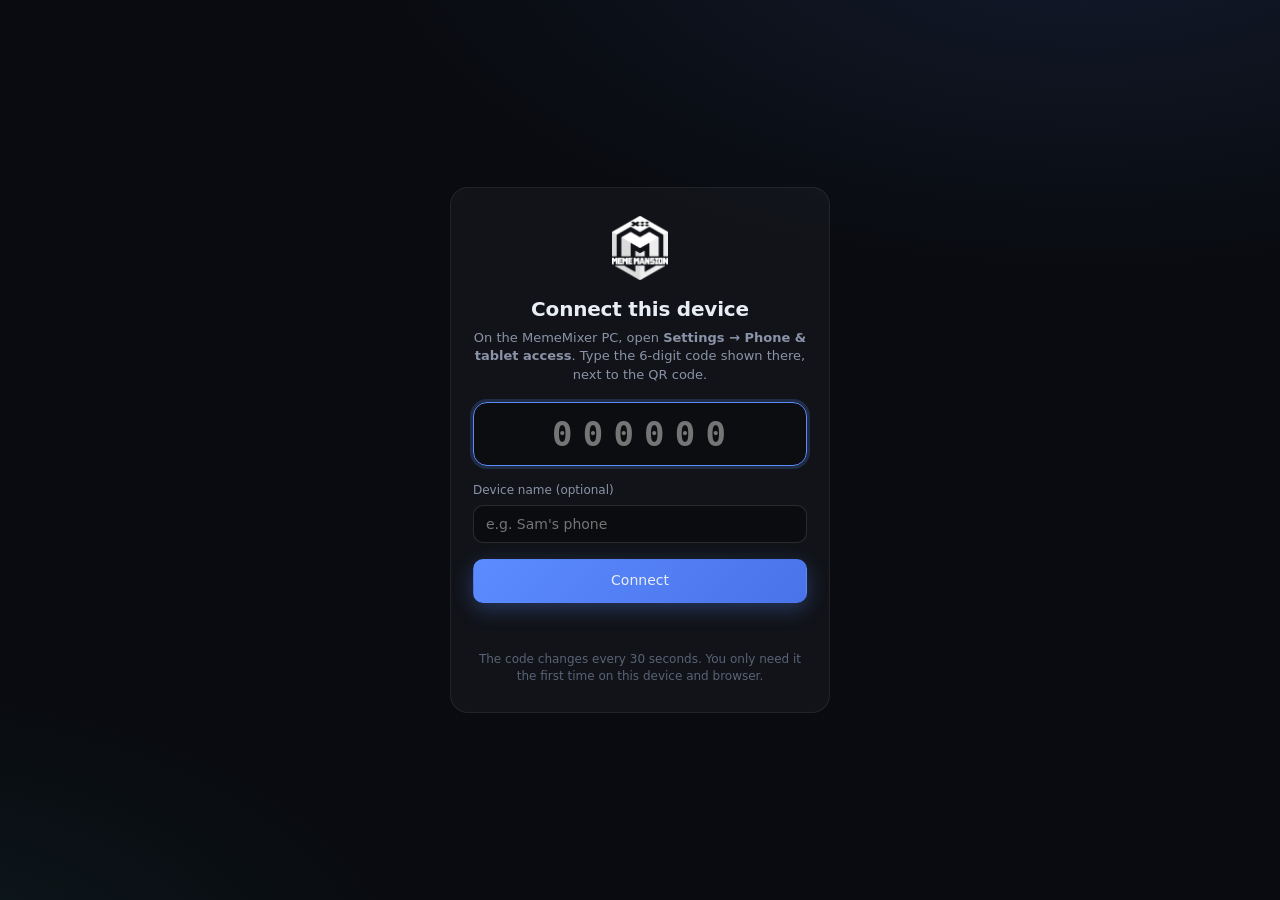
<file: public/pair.html>
<!doctype html>
<html lang="en">
<head>
  <meta charset="utf-8">
  <meta name="viewport" content="width=device-width, initial-scale=1">
  <title>MemeMixer · Connect this device</title>
  <link rel="stylesheet" href="style.css">
  <link rel="icon" type="image/png" href="logo.png">
  <link rel="apple-touch-icon" href="logo.png">
  <meta name="theme-color" content="#090b10">
</head>
<body class="pair-page">
  <main class="pair-card">
    <img class="pair-logo" src="logo.png" alt="MemeMixer logo">
    <h1>Connect this device</h1>
    <p class="pair-hint">On the MemeMixer PC, open <b>Settings → Phone &amp; tablet access</b>. Type the 6-digit code shown there, next to the QR code.</p>
    <form id="pairForm" autocomplete="off">
      <input id="code" class="pair-code" inputmode="numeric" pattern="[0-9]*" maxlength="7" autocomplete="one-time-code" placeholder="000000" aria-label="6-digit code" autofocus>
      <label class="pair-label" for="name">Device name (optional)</label>
      <input id="name" class="input" maxlength="40" placeholder="e.g. Sam's phone">
      <button class="btn primary pair-btn" id="go" type="submit">Connect</button>
    </form>
    <p class="pair-msg" id="msg" role="status"></p>
    <p class="pair-foot">The code changes every 30 seconds. You only need it the first time on this device and browser.</p>
  </main>
  <script src="pair.js"></script>
</body>
</html>
</file>
<file: public/style.css>
:root {
  --bg: #090b10;
  --bg-2: #0e1118;
  --panel: rgba(255, 255, 255, 0.035);
  --panel-2: rgba(255, 255, 255, 0.06);
  --line: rgba(255, 255, 255, 0.07);
  --line-2: rgba(255, 255, 255, 0.12);
  --text: #e9edf5;
  --muted: #8a93a8;
  --faint: #596377;
  --accent: #5b8cff;
  --accent-2: #42d6c4;
  --accent-grad: linear-gradient(180deg, #42d6c4 0%, #5b8cff 100%);
  --red: #ff4d61;
  --amber: #ffb547;
  --green: #2fe39a;
  --radius: 18px;
  --thumb-h: 30px;
  --fader-h: clamp(220px, calc(100vh - 380px), 520px);
  --font: 'Inter', 'Segoe UI Variable Text', 'Segoe UI', system-ui, sans-serif;
  --mono: 'JetBrains Mono', 'Cascadia Mono', Consolas, monospace;
  color-scheme: dark;
}

* { box-sizing: border-box; }
html, body { margin: 0; height: 100%; overscroll-behavior-y: none; /* no pull-to-refresh while using faders */ }
body {
  background:
    radial-gradient(1200px 600px at 85% -10%, rgba(91, 140, 255, 0.12), transparent 60%),
    radial-gradient(900px 500px at -10% 110%, rgba(66, 214, 196, 0.08), transparent 60%),
    var(--bg);
  color: var(--text);
  font: 14px/1.4 var(--font);
  -webkit-font-smoothing: antialiased;
  overflow: hidden;
}
button, input, select { font: inherit; color: inherit; }
button { cursor: pointer; }
::selection { background: rgba(91, 140, 255, 0.35); }

.app { display: grid; grid-template-columns: 248px 1fr; height: 100vh; }

/* ---------------------------------------------------------------- sidebar */
.sidebar {
  display: flex; flex-direction: column; gap: 8px;
  padding: 22px 14px 16px;
  background: rgba(10, 12, 18, 0.7);
  border-right: 1px solid var(--line);
  backdrop-filter: blur(20px);
  overflow-y: auto;
}
.brand { display: flex; align-items: center; gap: 12px; padding: 0 8px 18px; }
.logo {
  width: 40px; height: 46px; flex: none; object-fit: contain;
  filter: drop-shadow(0 4px 14px rgba(91, 140, 255, 0.35));
}
.brand-name { font-weight: 700; letter-spacing: -0.01em; font-size: 15px; }
.brand-sub { color: var(--muted); font-size: 12px; }
body.demo .brand-sub { color: #ffb547; font-weight: 600; }
body.demo .conn .dot { background: #ffb547; box-shadow: 0 0 10px rgba(255, 181, 71, 0.7); }
body.demo .conn-text { color: #ffb547; }

.nav-group { margin-top: 10px; }
.nav-label {
  color: var(--faint); font-size: 11px; font-weight: 600; letter-spacing: 0.08em;
  text-transform: uppercase; padding: 6px 10px;
}
.nav-item {
  display: flex; align-items: center; gap: 10px; width: 100%;
  padding: 9px 10px; border: 0; border-radius: 11px; background: transparent;
  color: var(--muted); text-align: left; transition: background 0.15s, color 0.15s;
}
.nav-item:hover { background: var(--panel); color: var(--text); }
.nav-item.active { background: var(--panel-2); color: var(--text); box-shadow: inset 0 0 0 1px var(--line); }
.nav-item.active .nav-icon { color: var(--accent-2); }
.nav-icon { width: 18px; height: 18px; flex: none; }
.nav-title { flex: 1; font-weight: 500; }
.nav-meta { font: 500 11px var(--mono); color: var(--faint); display: flex; align-items: center; gap: 6px; }
.nav-meta .mdot { width: 6px; height: 6px; border-radius: 50%; background: var(--red); box-shadow: 0 0 8px var(--red); }

.conn {
  margin-top: auto; display: flex; align-items: center; gap: 10px;
  padding: 11px 12px; border-radius: 12px; background: var(--panel); border: 1px solid var(--line);
  font-size: 12px; color: var(--muted);
}
.conn .dot { width: 8px; height: 8px; border-radius: 50%; background: var(--red); box-shadow: 0 0 10px var(--red); flex: none; }
.conn.ready .dot { background: var(--green); box-shadow: 0 0 10px var(--green); }
.conn.connecting .dot { background: var(--amber); box-shadow: 0 0 10px var(--amber); animation: pulse 1.2s infinite; }
@keyframes pulse { 50% { opacity: 0.35; } }

/* ---------------------------------------------------------------- main */
.main { display: flex; flex-direction: column; min-width: 0; height: 100vh; }
.page-head {
  display: flex; align-items: flex-end; justify-content: space-between; gap: 16px;
  padding: 26px 32px 18px;
}
.page-head h1 { margin: 0; font-size: 26px; font-weight: 700; letter-spacing: -0.02em; }
.page-sub { color: var(--muted); margin-top: 4px; font-size: 13px; }
.head-actions { display: flex; gap: 8px; flex-wrap: wrap; }
.page { flex: 1; overflow: auto; padding: 4px 32px 32px; }

.banner {
  margin: 0 32px 14px; padding: 11px 16px; border-radius: 12px;
  background: rgba(255, 181, 71, 0.09); border: 1px solid rgba(255, 181, 71, 0.25); color: #ffd79a; font-size: 13px;
}
.banner a { color: #fff; }

/* ---------------------------------------------------------------- buttons */
.btn {
  display: inline-flex; align-items: center; justify-content: center; gap: 8px;
  height: 36px; padding: 0 14px; border-radius: 10px;
  background: var(--panel-2); border: 1px solid var(--line-2); color: var(--text); font-weight: 500;
  transition: background 0.15s, border-color 0.15s, transform 0.05s;
  white-space: nowrap;
}
a.btn { text-decoration: none; font-size: 13.5px; }
.btn:hover { background: rgba(255, 255, 255, 0.1); }
.btn:active { transform: translateY(1px); }
.btn.primary { background: linear-gradient(135deg, #5b8cff, #4a73e8); border-color: transparent; box-shadow: 0 6px 20px rgba(91, 140, 255, 0.3); }
.btn.primary:hover { filter: brightness(1.08); }
.btn.danger { color: #ffb3bc; border-color: rgba(255, 77, 97, 0.35); background: rgba(255, 77, 97, 0.1); }
.btn.danger.on, .btn.danger:hover { background: rgba(255, 77, 97, 0.22); }
.btn.sm { height: 30px; padding: 0 10px; font-size: 12px; border-radius: 8px; }
.btn.ghost { background: transparent; }
.btn:disabled { opacity: 0.45; cursor: default; }

/* ---------------------------------------------------------------- strips */
.mixer { display: flex; gap: 22px; align-items: stretch; min-height: 100%; }
.strips {
  display: flex; gap: 10px; padding: 16px; border-radius: var(--radius);
  background: var(--panel); border: 1px solid var(--line);
  overflow-x: auto;
}
.group-label {
  font-size: 11px; font-weight: 600; letter-spacing: 0.08em; text-transform: uppercase; color: var(--faint);
  margin: 0 0 8px 4px;
}
.mix-col { display: flex; flex-direction: column; min-width: 0; }
.master-panel {
  padding: 16px; border-radius: var(--radius);
  background: linear-gradient(180deg, rgba(91, 140, 255, 0.10), rgba(66, 214, 196, 0.04));
  border: 1px solid rgba(91, 140, 255, 0.25);
  box-shadow: 0 20px 50px rgba(0, 0, 0, 0.35);
}

.strip {
  width: 96px; flex: none; display: flex; flex-direction: column; align-items: center; gap: 10px;
  padding: 12px 6px 10px; border-radius: 14px;
  background: linear-gradient(180deg, rgba(255, 255, 255, 0.04), rgba(255, 255, 255, 0.01));
  border: 1px solid var(--line);
  transition: border-color 0.2s, background 0.2s;
}
.strip.active { border-color: rgba(91, 140, 255, 0.45); }
.strip.master { width: 120px; background: transparent; border: 0; padding-top: 4px; }
.strip-head { text-align: center; min-height: 34px; }
.strip-name { font-weight: 600; font-size: 13px; letter-spacing: -0.01em; }
.strip-sub { font-size: 10.5px; color: var(--faint); text-transform: uppercase; letter-spacing: 0.08em; margin-top: 2px; display: flex; gap: 6px; justify-content: center; align-items: center; }

.readout-wrap {
  display: flex; align-items: baseline; justify-content: center; gap: 3px;
  width: 100%; padding: 6px 4px; border-radius: 9px;
  background: rgba(0, 0, 0, 0.35); border: 1px solid var(--line);
  transition: border-color 0.15s, box-shadow 0.15s;
}
.readout-wrap:focus-within { border-color: var(--accent); box-shadow: 0 0 0 3px rgba(91, 140, 255, 0.2); }
.readout {
  width: 52px; border: 0; outline: 0; background: transparent; text-align: right;
  font: 500 13px var(--mono); color: var(--text); padding: 0;
}
.unit { font-size: 10px; color: var(--faint); font-weight: 500; }

.fader-area { display: flex; gap: 6px; height: var(--fader-h); align-items: stretch; }
.scale { position: relative; width: 22px; margin: calc(var(--thumb-h) / 2) 0; }
.scale span {
  position: absolute; right: 0; transform: translateY(50%);
  font: 500 9px var(--mono); color: var(--faint); white-space: nowrap;
}
.scale span::after { content: ''; display: inline-block; width: 4px; height: 1px; background: var(--faint); margin-left: 3px; vertical-align: middle; opacity: 0.6; }

.fader { position: relative; width: 40px; outline: none; touch-action: pan-x pan-y; cursor: ns-resize; -webkit-touch-callout: none; -webkit-user-select: none; user-select: none; }
.track {
  position: absolute; left: 50%; transform: translateX(-50%); width: 6px;
  top: calc(var(--thumb-h) / 2); bottom: calc(var(--thumb-h) / 2);
  border-radius: 6px; background: #161a23; box-shadow: inset 0 1px 3px rgba(0, 0, 0, 0.6);
  overflow: hidden;
}
.fill { position: absolute; left: 0; right: 0; bottom: 0; height: calc(var(--pos, 0) * 100%); background: var(--accent-grad); opacity: 0.9; }
.strip.muted .fill { background: #3b4150; }
.thumb {
  position: absolute; left: 0; right: 0; height: var(--thumb-h);
  top: calc((1 - var(--pos, 0)) * (100% - var(--thumb-h)));
  border-radius: 9px;
  background: linear-gradient(180deg, #2f3542, #1b1f28 55%, #151922);
  border: 1px solid rgba(255, 255, 255, 0.14);
  box-shadow: 0 6px 14px rgba(0, 0, 0, 0.55), inset 0 1px 0 rgba(255, 255, 255, 0.08);
  display: flex; align-items: center; justify-content: center;
  transition: border-color 0.15s, box-shadow 0.15s;
}
.thumb span { width: 60%; height: 2px; border-radius: 2px; background: #fff; opacity: 0.85; box-shadow: 0 0 8px rgba(91, 140, 255, 0.8); }
.fader:focus-visible .thumb, .strip.active .thumb { border-color: rgba(91, 140, 255, 0.7); box-shadow: 0 6px 18px rgba(91, 140, 255, 0.3), inset 0 1px 0 rgba(255, 255, 255, 0.1); }
.strip.unknown .thumb { opacity: 0.35; }
.strip.unknown .readout { color: var(--faint); }

.meters { display: flex; gap: 3px; margin: calc(var(--thumb-h) / 2) 0; }
.meter {
  position: relative; width: 6px; border-radius: 3px; overflow: hidden;
  background: var(--meter-grad);
}
.meter .cover { position: absolute; left: 0; right: 0; top: 0; height: 100%; background: #12151d; transition: height 0.06s linear; }
.meter .peak { position: absolute; left: 0; right: 0; height: 2px; bottom: 0; background: #fff; opacity: 0; }
.meter.gr { background: linear-gradient(180deg, #ffb547, #ff7a45); }
.meter.gr .cover { top: auto; bottom: 0; }

.mute {
  width: 100%; height: 34px; border-radius: 10px;
  background: rgba(255, 255, 255, 0.04); border: 1px solid var(--line-2);
  font-size: 11px; font-weight: 700; letter-spacing: 0.1em; color: var(--muted);
  transition: all 0.15s;
}
.mute:hover { color: var(--text); border-color: rgba(255, 77, 97, 0.5); }
.mute.on {
  background: linear-gradient(180deg, #ff5a6d, #e23a4f); border-color: transparent; color: #fff;
  box-shadow: 0 0 18px rgba(255, 77, 97, 0.45), inset 0 1px 0 rgba(255, 255, 255, 0.25);
}
.mute:disabled { opacity: 0.35; cursor: default; }

.link-chip {
  border: 1px solid var(--line-2); background: transparent; border-radius: 6px; height: 18px; padding: 0 5px;
  font-size: 9.5px; letter-spacing: 0.06em; color: var(--faint); display: inline-flex; align-items: center; gap: 3px;
}
.link-chip.on { color: var(--accent-2); border-color: rgba(66, 214, 196, 0.45); background: rgba(66, 214, 196, 0.08); }

/* ---------------------------------------------------------------- cards */
.grid { display: grid; gap: 18px; grid-template-columns: repeat(auto-fill, minmax(340px, 1fr)); align-items: start; }
.card {
  padding: 20px; border-radius: var(--radius); background: var(--panel); border: 1px solid var(--line);
}
.card.wide { grid-column: 1 / -1; }
.card h2 { margin: 0 0 4px; font-size: 15px; font-weight: 600; letter-spacing: -0.01em; display: flex; align-items: center; gap: 8px; }
.card .hint { color: var(--muted); font-size: 12.5px; margin: 0 0 16px; }
.row { display: flex; gap: 10px; align-items: center; flex-wrap: wrap; }
.row + .row { margin-top: 10px; }
.field { display: flex; flex-direction: column; gap: 6px; flex: 1; min-width: 140px; }
.field label { font-size: 11.5px; color: var(--muted); font-weight: 500; }
.input, select.input {
  height: 38px; padding: 0 12px; border-radius: 10px; outline: 0;
  background: rgba(0, 0, 0, 0.35); border: 1px solid var(--line-2); color: var(--text);
  transition: border-color 0.15s, box-shadow 0.15s; width: 100%;
}
.input:focus { border-color: var(--accent); box-shadow: 0 0 0 3px rgba(91, 140, 255, 0.2); }
.input.mono { font-family: var(--mono); font-size: 13px; }
.input.bad { border-color: rgba(255, 181, 71, 0.6); }

.list { display: flex; flex-direction: column; gap: 8px; }
.list-item {
  display: flex; align-items: center; gap: 10px; padding: 10px 12px; border-radius: 12px;
  background: rgba(0, 0, 0, 0.25); border: 1px solid var(--line);
}
.list-item .grow { flex: 1; min-width: 0; overflow: hidden; text-overflow: ellipsis; white-space: nowrap; }
.list-item .meta { color: var(--faint); font-size: 12px; }
.empty { color: var(--faint); font-size: 13px; padding: 8px 2px; }

/* gate page */
.gate-layout { display: grid; grid-template-columns: auto 1fr; gap: 18px; align-items: start; }
.param { display: flex; flex-direction: column; gap: 10px; }
.param + .param { margin-top: 22px; }
.param-top { display: flex; justify-content: space-between; align-items: center; }
.param-name { font-weight: 600; }
.param .readout-wrap { width: auto; padding: 6px 10px; }
.param .readout { width: 72px; }
.slider { -webkit-appearance: none; appearance: none; width: 100%; height: 6px; border-radius: 6px; background: #161a23; outline: none; }
.slider::-webkit-slider-runnable-track { height: 6px; border-radius: 6px; background: linear-gradient(90deg, #42d6c4, #5b8cff) 0 / var(--p, 0%) 100% no-repeat, #161a23; }
.slider::-webkit-slider-thumb {
  -webkit-appearance: none; width: 20px; height: 20px; border-radius: 50%; margin-top: -7px;
  background: #e9edf5; border: 0; box-shadow: 0 2px 10px rgba(0, 0, 0, 0.5), 0 0 0 4px rgba(91, 140, 255, 0.25);
}
.slider::-moz-range-track { height: 6px; border-radius: 6px; background: #161a23; }
.slider::-moz-range-progress { height: 6px; border-radius: 6px; background: linear-gradient(90deg, #42d6c4, #5b8cff); }
.slider::-moz-range-thumb { width: 20px; height: 20px; border-radius: 50%; background: #e9edf5; border: 0; }
.gr-meters { display: flex; gap: 22px; justify-content: center; }
.gr-meter { display: flex; flex-direction: column; align-items: center; gap: 8px; font-size: 11px; color: var(--muted); }
.gr-meter .meter { width: 14px; height: 220px; border-radius: 7px; }
.gr-meter .val { font: 500 12px var(--mono); color: var(--text); }

.switch { display: inline-flex; align-items: center; gap: 10px; cursor: pointer; user-select: none; }
.switch input { display: none; }
.switch .knob {
  width: 42px; height: 24px; border-radius: 24px; background: #252a35; position: relative; transition: background 0.2s;
  border: 1px solid var(--line-2);
}
.switch .knob::after {
  content: ''; position: absolute; top: 2px; left: 2px; width: 18px; height: 18px; border-radius: 50%;
  background: #cfd5e2; transition: transform 0.2s;
}
.switch input:checked + .knob { background: linear-gradient(90deg, #42d6c4, #5b8cff); border-color: transparent; }
.switch input:checked + .knob::after { transform: translateX(18px); background: #fff; }
.switch.warn input:checked + .knob { background: linear-gradient(90deg, #ffb547, #ff7a45); }

/* phantom grid */
.ch-grid { display: grid; grid-template-columns: repeat(auto-fill, minmax(118px, 1fr)); gap: 10px; }
.ch-tile {
  padding: 12px; border-radius: 12px; background: rgba(0, 0, 0, 0.25); border: 1px solid var(--line);
  display: flex; flex-direction: column; gap: 10px;
}
.ch-tile-top { display: flex; justify-content: space-between; align-items: center; font-weight: 600; font-size: 12.5px; }
.led { width: 8px; height: 8px; border-radius: 50%; background: #2a2f3a; transition: background 0.1s, box-shadow 0.1s; }
.led.on { background: var(--red); box-shadow: 0 0 10px var(--red); }
.p48 {
  height: 30px; border-radius: 8px; border: 1px solid var(--line-2); background: transparent;
  font-size: 11px; font-weight: 700; letter-spacing: 0.06em; color: var(--muted);
}
.p48.on { color: #1a1206; background: linear-gradient(180deg, #ffc65c, #ff9e2c); border-color: transparent; box-shadow: 0 0 14px rgba(255, 181, 71, 0.4); }
.ch-tile select.input { height: 30px; font-size: 12px; padding: 0 8px; }

.console {
  height: 220px; overflow: auto; padding: 12px; border-radius: 12px;
  background: rgba(0, 0, 0, 0.45); border: 1px solid var(--line);
  font: 12px/1.6 var(--mono); color: #b8c1d4; white-space: pre-wrap; word-break: break-all;
}
.console .ok { color: var(--green); } .console .err { color: var(--red); } .console .cmd { color: var(--accent-2); }

.toast {
  position: fixed; left: 50%; bottom: 26px; transform: translate(-50%, 20px); opacity: 0;
  padding: 11px 18px; border-radius: 12px; background: rgba(28, 33, 44, 0.95); border: 1px solid var(--line-2);
  box-shadow: 0 16px 40px rgba(0, 0, 0, 0.5); backdrop-filter: blur(12px);
  transition: opacity 0.2s, transform 0.2s; pointer-events: none; font-size: 13px; z-index: 50;
}
.toast.show { opacity: 1; transform: translate(-50%, 0); }

.disconnected .strip, .disconnected .card-live { opacity: 0.55; }

/* scrollbars */
* { scrollbar-width: thin; scrollbar-color: #2a303c transparent; }
::-webkit-scrollbar { width: 10px; height: 10px; }
::-webkit-scrollbar-thumb { background: #2a303c; border-radius: 10px; border: 3px solid transparent; background-clip: padding-box; }

/* ---------------------------------------------------------------- narrow screens */
@media (max-width: 860px) {
  body { overflow: auto; }
  .app { grid-template-columns: 1fr; height: auto; }
  .sidebar { flex-direction: row; flex-wrap: wrap; padding: 12px; border-right: 0; border-bottom: 1px solid var(--line); }
  .brand { padding: 0 6px; }
  #nav { display: flex; overflow-x: auto; gap: 4px; width: 100%; order: 3; }
  .nav-group { display: flex; margin: 0; }
  .nav-label { display: none; }
  .nav-item { width: auto; }
  .nav-meta { display: none; }
  .conn { margin: 0 0 0 auto; }
  .main { height: auto; }
  .page-head { padding: 18px 16px 12px; }
  .page { padding: 4px 16px 24px; overflow: visible; }
  .banner { margin: 0 16px 12px; }
  .gate-layout { grid-template-columns: 1fr; }
  :root { --fader-h: clamp(200px, calc(100svh - 440px), 420px); }

  /* phone: sources scroll sideways, Master stays pinned on the right */
  .brand-sub { display: none; }
  .nav-item { white-space: nowrap; padding: 7px 10px; }
  .page-head { align-items: center; }
  .page-head h1 { font-size: 21px; }
  .page-sub { font-size: 12px; }
  .mixer { flex-direction: row; gap: 8px; min-height: 0; }
  .mix-col:first-child { flex: 1; min-width: 0; }
  .strips { padding: 8px; gap: 6px; }
  .strip { width: 78px; padding: 10px 4px 8px; gap: 8px; }
  .strip.master { width: 86px; }
  .master-panel { padding: 8px 4px; }
  /* everything must fit inside the 68px of a 78px strip: 18 + 3 + 28 + 3 + 10 = 62 */
  .fader-area { gap: 3px; }
  .scale { width: 18px; flex: none; }
  .scale span { font-size: 8.5px; }
  .scale span::after { display: none; }
  .fader { width: 28px; flex: none; }
  .meters { gap: 2px; flex: none; }
  .meter { width: 4px; }
  .readout-wrap { padding: 6px 2px; gap: 2px; min-width: 0; }
  .readout { width: 38px; font-size: 12px; }
  .unit { font-size: 9px; }
  .strip { overflow: hidden; }
  .inspector { flex-wrap: wrap; }
}

/* ---------------------------------------------------------------- matrix */
.inspector { display: flex; align-items: center; gap: 14px; padding: 14px 18px; margin-bottom: 14px; }
.inspector .grow { flex: 1; min-width: 0; }
.insp-label { font-size: 11px; font-weight: 600; letter-spacing: 0.08em; text-transform: uppercase; color: var(--faint); }
.insp-name { font-weight: 600; margin-top: 2px; white-space: nowrap; overflow: hidden; text-overflow: ellipsis; }
.inspector .readout { width: 70px; }
.inspector .btn { min-width: 70px; }

.matrix-wrap { overflow: auto; border-radius: var(--radius); background: var(--panel); border: 1px solid var(--line); padding: 8px; }
.matrix { border-collapse: separate; border-spacing: 3px; }
.matrix th { font-weight: 600; white-space: nowrap; }
.matrix .corner { text-align: left; vertical-align: bottom; padding: 6px 10px; font-size: 10.5px; color: var(--faint); font-weight: 500; letter-spacing: 0.04em; }
.matrix .out-group {
  font-size: 12px; padding: 8px 6px 6px; border-radius: 10px 10px 0 0;
  background: rgba(91, 140, 255, 0.07); border-bottom: 2px solid rgba(91, 140, 255, 0.35);
}
.matrix .out-sub { font: 500 10.5px var(--mono); color: var(--faint); padding: 2px 0 4px; }
.matrix .in-label { text-align: left; padding: 0 12px 0 8px; font-size: 12.5px; position: sticky; left: 0; background: #0f121a; border-radius: 10px; z-index: 1; }
.matrix .in-label small { display: block; font: 500 10px var(--mono); color: var(--faint); }
.matrix td.grp-end { padding-right: 8px; }

.xp { padding: 0; }
.xp-in {
  --heat: 0;
  position: relative; width: 66px; height: 52px; border-radius: 10px;
  display: flex; flex-direction: column; align-items: center; justify-content: center; gap: 5px;
  background:
    linear-gradient(180deg, rgba(66, 214, 196, calc(var(--heat) * 0.42)), rgba(91, 140, 255, calc(var(--heat) * 0.30))),
    rgba(0, 0, 0, 0.3);
  border: 1px solid var(--line);
  transition: background 0.15s, border-color 0.15s, box-shadow 0.15s;
}
.xp.off .xp-in { background: rgba(0, 0, 0, 0.35); }
.xp-level {
  width: 100%; text-align: center; font: 500 12px var(--mono); color: var(--faint);
  cursor: ns-resize; touch-action: pan-x pan-y; -webkit-touch-callout: none; user-select: none; padding: 2px 0;
}
.xp.on .xp-level { color: var(--text); }
.xp-pill {
  width: 22px; height: 8px; border-radius: 8px; border: 0; padding: 0;
  background: #2a2f3a; transition: background 0.15s, box-shadow 0.15s;
}
.xp-pill:hover { background: #3a4150; }
.xp.on .xp-pill { background: var(--accent-2); box-shadow: 0 0 10px rgba(66, 214, 196, 0.7); }
.xp:hover .xp-in { border-color: var(--line-2); }
.xp.selected .xp-in { border-color: var(--accent); box-shadow: 0 0 0 3px rgba(91, 140, 255, 0.22); }
.xp.dragging .xp-in { border-color: var(--accent-2); }
.mono-url { font: 500 14px var(--mono); color: var(--accent-2); user-select: all; }
.scan-box { margin-top: 14px; }
.scan-box:empty { display: none; }
.scan-box .list-item + .list-item { margin-top: 8px; }
.scan-msg { display: flex; align-items: center; gap: 10px; margin: 0; }
.spinner { width: 14px; height: 14px; flex: none; border-radius: 50%; border: 2px solid var(--line-2); border-top-color: var(--accent-2); animation: spin 0.8s linear infinite; }
@keyframes spin { to { transform: rotate(360deg); } }
.qr-item { display: flex; flex-direction: column; align-items: flex-start; gap: 10px; margin-bottom: 14px; }
.qr-item .list-item { align-self: stretch; }
.qr { width: 180px; height: 180px; padding: 0; border-radius: 12px; overflow: hidden; background: #fff; box-shadow: 0 6px 24px rgba(0, 0, 0, 0.35); }
.qr svg { display: block; width: 100%; height: 100%; }

/* ---------------------------------------------------------------- stream deck page */
.deck-layout { display: grid; grid-template-columns: minmax(0, auto) minmax(300px, 420px); gap: 22px; align-items: start; }
.deck-main { min-width: 0; }
.deck-tabs { display: flex; flex-wrap: wrap; gap: 6px; margin-bottom: 12px; }
.chip {
  height: 32px; padding: 0 14px; border-radius: 16px; border: 1px solid var(--line); background: rgba(255, 255, 255, 0.03);
  color: var(--muted); font-family: inherit; font-size: 12.5px; font-weight: 600; cursor: pointer; transition: background 0.15s, color 0.15s, border-color 0.15s;
}
.chip:hover { color: var(--text); border-color: var(--line-2); }
.chip.on { background: rgba(91, 140, 255, 0.16); border-color: rgba(91, 140, 255, 0.55); color: var(--text); }
.chip.add { border-style: dashed; }
.deck-page-tools { margin-bottom: 14px; align-items: flex-end; }
.deck-page-tools .field { max-width: 260px; }
.deck-frame {
  display: inline-block; padding: 22px; border-radius: 26px;
  background: linear-gradient(180deg, #1b1f28, #101319); border: 1px solid var(--line);
  box-shadow: 0 24px 60px rgba(0, 0, 0, 0.5), inset 0 1px 0 rgba(255, 255, 255, 0.05);
}
.deck-grid { display: grid; grid-template-columns: repeat(5, var(--key, 92px)); gap: 14px; }
.deck-key {
  position: relative; width: var(--key, 92px); height: var(--key, 92px); padding: 0; border: 2px solid #000; border-radius: 16px; overflow: hidden;
  background: #05070b; cursor: pointer; box-shadow: 0 4px 10px rgba(0, 0, 0, 0.6); transition: transform 0.08s, border-color 0.15s, box-shadow 0.15s;
}
.deck-key img { display: block; width: 100%; height: 100%; }
.deck-key:hover { border-color: var(--line-2); }
.deck-key:active { transform: scale(0.97); }
.deck-key.sel { border-color: var(--accent); box-shadow: 0 0 0 3px rgba(91, 140, 255, 0.3), 0 4px 10px rgba(0, 0, 0, 0.6); }
.deck-key .plus[hidden] { display: none; }
.deck-key .plus { position: absolute; inset: 0; display: grid; place-items: center; color: #3a4150; font-size: 30px; font-weight: 300; }
.deck-key.empty:hover .plus { color: var(--muted); }
.deck-side { display: flex; flex-direction: column; gap: 18px; }
.deck-editor .row { margin-top: 12px; }
.deck-pos { color: var(--faint); font-weight: 500; font-size: 13px; }
.deck-steps { margin: 4px 0 14px; padding-left: 20px; color: var(--muted); font-size: 13px; line-height: 1.6; }
.deck-steps a { color: var(--accent-2); }
.deck-status { flex: 1; font-size: 12.5px; color: var(--amber, #ffb547); }
.deck-status.ok { color: var(--accent-2); }
@media (max-width: 1100px) { .deck-layout { grid-template-columns: 1fr; } }
@media (max-width: 860px) {
  .deck-frame { padding: 12px; border-radius: 18px; }
  .deck-grid { --key: calc((100vw - 32px - 24px - 4 * 8px) / 5); gap: 8px; }
  .deck-key { border-radius: 10px; }
}

/* noise gate picker */
.gate-tabs { margin-bottom: 16px; }
.gate-byp { margin-left: 8px; padding: 1px 7px; border-radius: 8px; font-size: 10.5px; font-weight: 700; color: #1a1205; background: #ffb547; }
.gate-byp[hidden] { display: none; }

/* ---------- pairing page (devices that aren't paired yet) */
body.pair-page { overflow: auto; display: flex; align-items: center; justify-content: center; min-height: 100%; padding: 16px; }
.pair-card { width: 100%; max-width: 380px; text-align: center; background: var(--panel); border: 1px solid var(--line); border-radius: var(--radius); padding: 28px 22px; }
.pair-logo { width: 64px; height: 64px; object-fit: contain; }
.pair-card h1 { font-size: 20px; margin: 10px 0 6px; letter-spacing: -0.01em; }
.pair-hint, .pair-foot { color: var(--muted); font-size: 13px; margin: 0 0 18px; }
.pair-foot { margin: 16px 0 0; font-size: 12px; color: var(--faint); }
.pair-code { width: 100%; height: 64px; text-align: center; font: 600 34px/1 var(--mono); letter-spacing: 0.3em; padding-left: 0.3em;
  background: rgba(0, 0, 0, 0.3); border: 1px solid var(--line-2); border-radius: 14px; outline: none; }
.pair-code:focus { border-color: var(--accent); box-shadow: 0 0 0 3px rgba(91, 140, 255, 0.2); }
.pair-label { display: block; text-align: left; color: var(--muted); font-size: 12px; margin: 16px 0 6px; }
.pair-card .input { width: 100%; }
.pair-btn { width: 100%; margin-top: 16px; height: 44px; }
.pair-msg { min-height: 1.4em; margin: 14px 0 0; font-size: 13px; }
.pair-msg.bad { color: var(--amber); }
.pair-msg.ok { color: var(--accent-2); }

/* ---------- pairing code in Settings */
.pair-box { display: flex; align-items: center; gap: 16px; flex-wrap: wrap; padding: 14px 16px; margin-bottom: 16px; border-radius: 14px; background: rgba(91, 140, 255, 0.08); border: 1px solid rgba(91, 140, 255, 0.25); }
.pair-box .code { font: 600 32px/1 var(--mono); letter-spacing: 0.18em; color: var(--text); }
.pair-box .code-sub { color: var(--muted); font-size: 12px; margin-top: 6px; }
.pair-bar { height: 4px; border-radius: 2px; background: var(--line-2); overflow: hidden; margin-top: 8px; width: 180px; }
.pair-bar > i { display: block; height: 100%; background: var(--accent-grad); transition: width 0.25s linear; }
.device-list { display: flex; flex-direction: column; gap: 6px; margin-top: 6px; }
</file>
